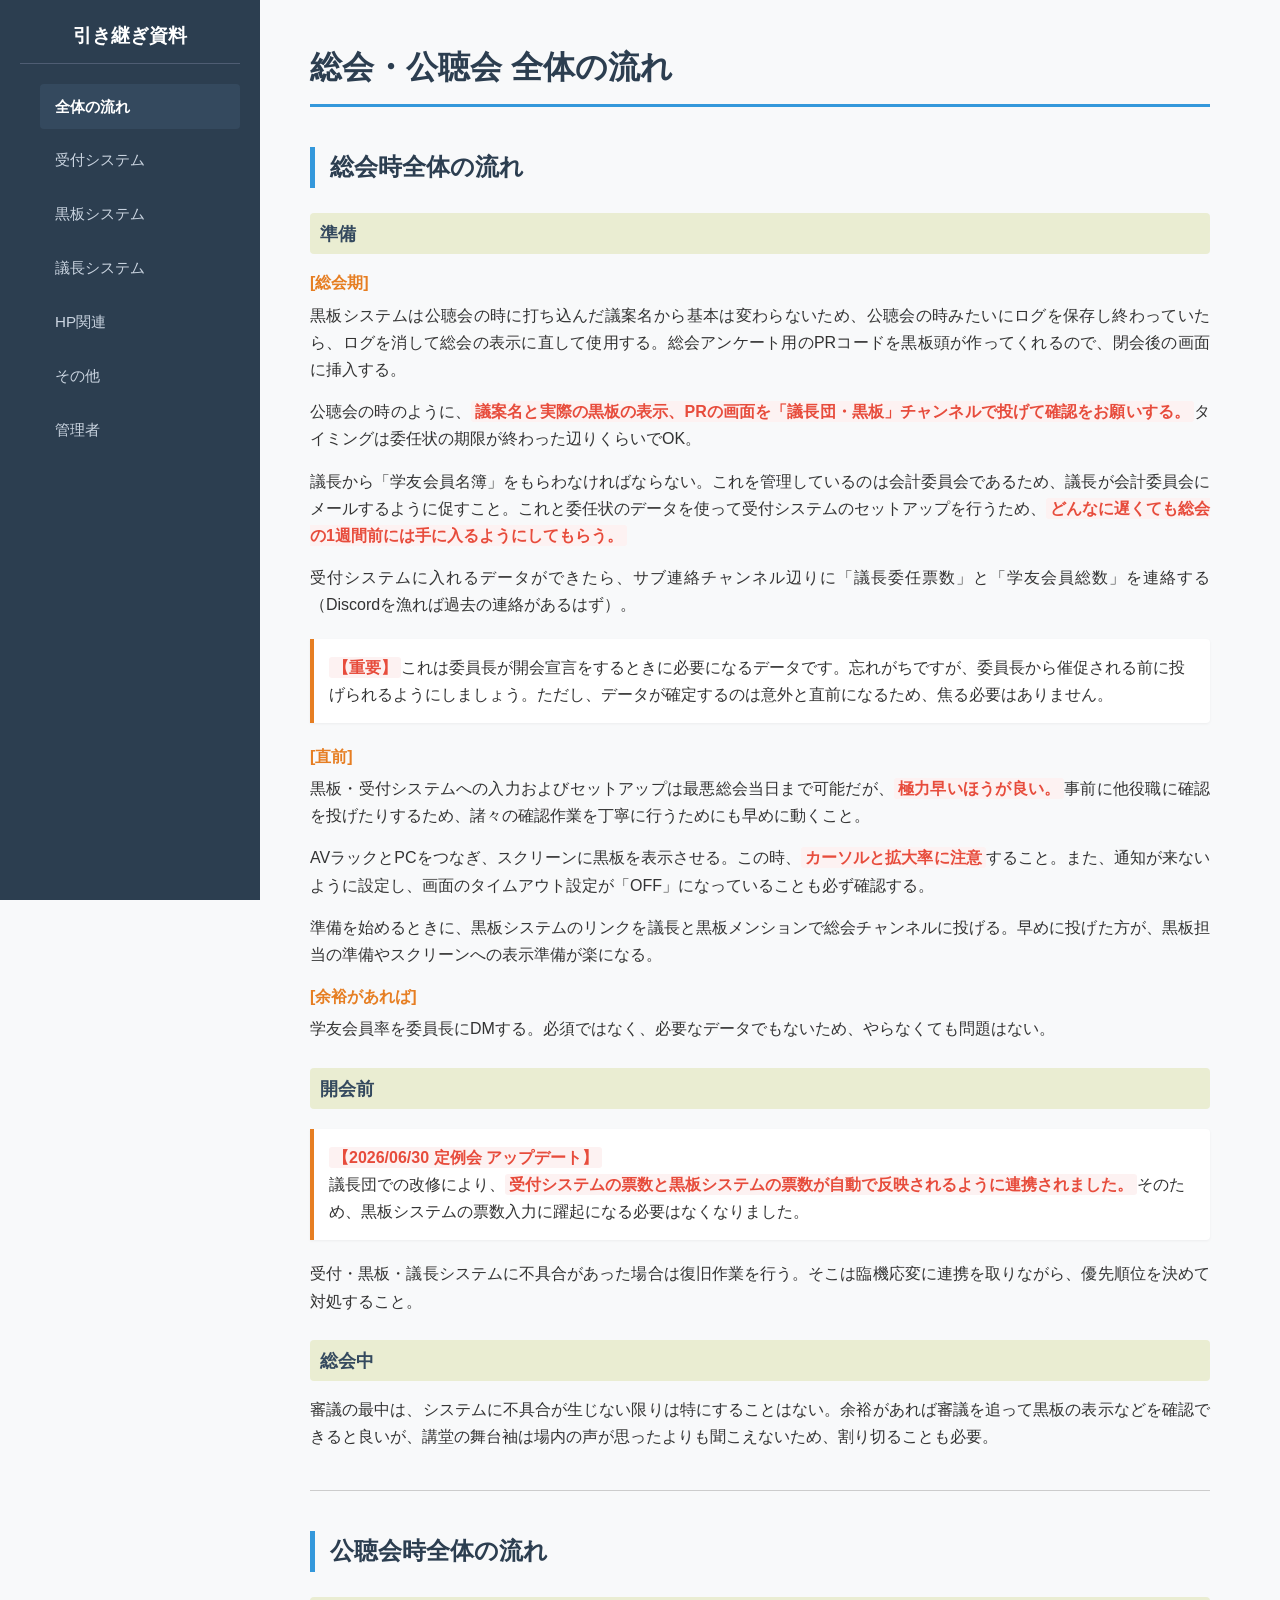
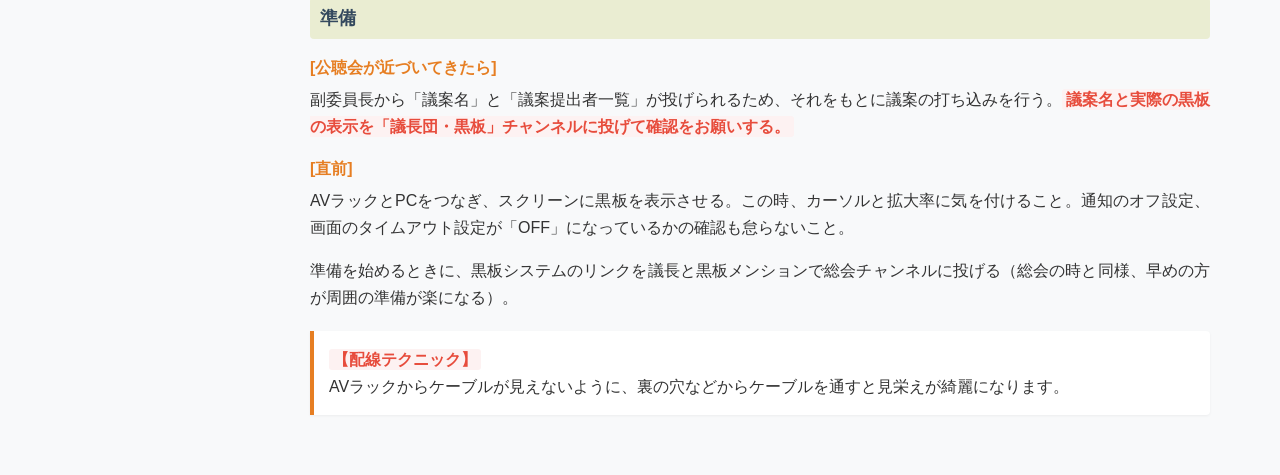
<file: index.html>
<!DOCTYPE html>
<html lang="ja">
<head>
    <meta charset="UTF-8">
    <meta name="viewport" content="width=device-width, initial-scale=1.0">
    <title>引き継ぎ書くことメモ - 全体の流れ</title>
    <link rel="stylesheet" href="style.css">
</head>
<body>

    <nav>
        <h1>引き継ぎ資料</h1>
        <ul>
            <li><a href="index.html" class="active">全体の流れ</a></li>
            <li><a href="uketuke/index.html">受付システム</a></li>
            <li><a href="kokuban/index.html">黒板システム</a></li>
            <li><a href="gityou/index.html">議長システム</a></li>
            <li><a href="hp/index.html">HP関連</a></li>
            <li><a href="other/index.html">その他</a></li>
            <li><a href="administrator/index.html">管理者</a></li>
        </ul>
    </nav>

    <main>
        <h1 class="page-title">総会・公聴会 全体の流れ</h1>

        <section id="sokai">
            <h2>総会時全体の流れ</h2>
            
            <h3>準備</h3>
            <h4>[総会期]</h4>
            <p>黒板システムは公聴会の時に打ち込んだ議案名から基本は変わらないため、公聴会の時みたいにログを保存し終わっていたら、ログを消して総会の表示に直して使用する。総会アンケート用のPRコードを黒板頭が作ってくれるので、閉会後の画面に挿入する。</p>
            <p>公聴会の時のように、<strong>議案名と実際の黒板の表示、PRの画面を「議長団・黒板」チャンネルで投げて確認をお願いする。</strong>タイミングは委任状の期限が終わった辺りくらいでOK。</p>
            
            <p>議長から「学友会員名簿」をもらわなければならない。これを管理しているのは会計委員会であるため、議長が会計委員会にメールするように促すこと。これと委任状のデータを使って受付システムのセットアップを行うため、<strong>どんなに遅くても総会の1週間前には手に入るようにしてもらう。</strong></p>
            
            <p>受付システムに入れるデータができたら、サブ連絡チャンネル辺りに「議長委任票数」と「学友会員総数」を連絡する（Discordを漁れば過去の連絡があるはず）。</p>
            <div class="note-box">
                <strong>【重要】</strong>これは委員長が開会宣言をするときに必要になるデータです。忘れがちですが、委員長から催促される前に投げられるようにしましょう。ただし、データが確定するのは意外と直前になるため、焦る必要はありません。
            </div>

            <h4>[直前]</h4>
            <p>黒板・受付システムへの入力およびセットアップは最悪総会当日まで可能だが、<strong>極力早いほうが良い。</strong>事前に他役職に確認を投げたりするため、諸々の確認作業を丁寧に行うためにも早めに動くこと。</p>
            <p>AVラックとPCをつなぎ、スクリーンに黒板を表示させる。この時、<strong>カーソルと拡大率に注意</strong>すること。また、通知が来ないように設定し、画面のタイムアウト設定が「OFF」になっていることも必ず確認する。</p>
            <p>準備を始めるときに、黒板システムのリンクを議長と黒板メンションで総会チャンネルに投げる。早めに投げた方が、黒板担当の準備やスクリーンへの表示準備が楽になる。</p>

            <h4>[余裕があれば]</h4>
            <p>学友会員率を委員長にDMする。必須ではなく、必要なデータでもないため、やらなくても問題はない。</p>

            <h3>開会前</h3>
            <div class="note-box">
                <strong>【2026/06/30 定例会 アップデート】</strong><br>
                議長団での改修により、<strong>受付システムの票数と黒板システムの票数が自動で反映されるように連携されました。</strong>そのため、黒板システムの票数入力に躍起になる必要はなくなりました。
            </div>
            <p>受付・黒板・議長システムに不具合があった場合は復旧作業を行う。そこは臨機応変に連携を取りながら、優先順位を決めて対処すること。</p>

            <h3>総会中</h3>
            <p>審議の最中は、システムに不具合が生じない限りは特にすることはない。余裕があれば審議を追って黒板の表示などを確認できると良いが、講堂の舞台袖は場内の声が思ったよりも聞こえないため、割り切ることも必要。</p>
        </section>

        <hr style="margin: 40px 0; border: 0; border-top: 1px solid #ccc;">

        <section id="kotyokai">
            <h2>公聴会時全体の流れ</h2>
            
            <h3>準備</h3>
            <h4>[公聴会が近づいてきたら]</h4>
            <p>副委員長から「議案名」と「議案提出者一覧」が投げられるため、それをもとに議案の打ち込みを行う。<strong>議案名と実際の黒板の表示を「議長団・黒板」チャンネルに投げて確認をお願いする。</strong></p>

            <h4>[直前]</h4>
            <p>AVラックとPCをつなぎ、スクリーンに黒板を表示させる。この時、カーソルと拡大率に気を付けること。通知のオフ設定、画面のタイムアウト設定が「OFF」になっているかの確認も怠らないこと。</p>
            <p>準備を始めるときに、黒板システムのリンクを議長と黒板メンションで総会チャンネルに投げる（総会の時と同様、早めの方が周囲の準備が楽になる）。</p>
            
            <div class="note-box">
                <strong>【配線テクニック】</strong><br>
                AVラックからケーブルが見えないように、裏の穴などからケーブルを通すと見栄えが綺麗になります。
            </div>
        </section>
    </main>

</body>
</html>
</file>
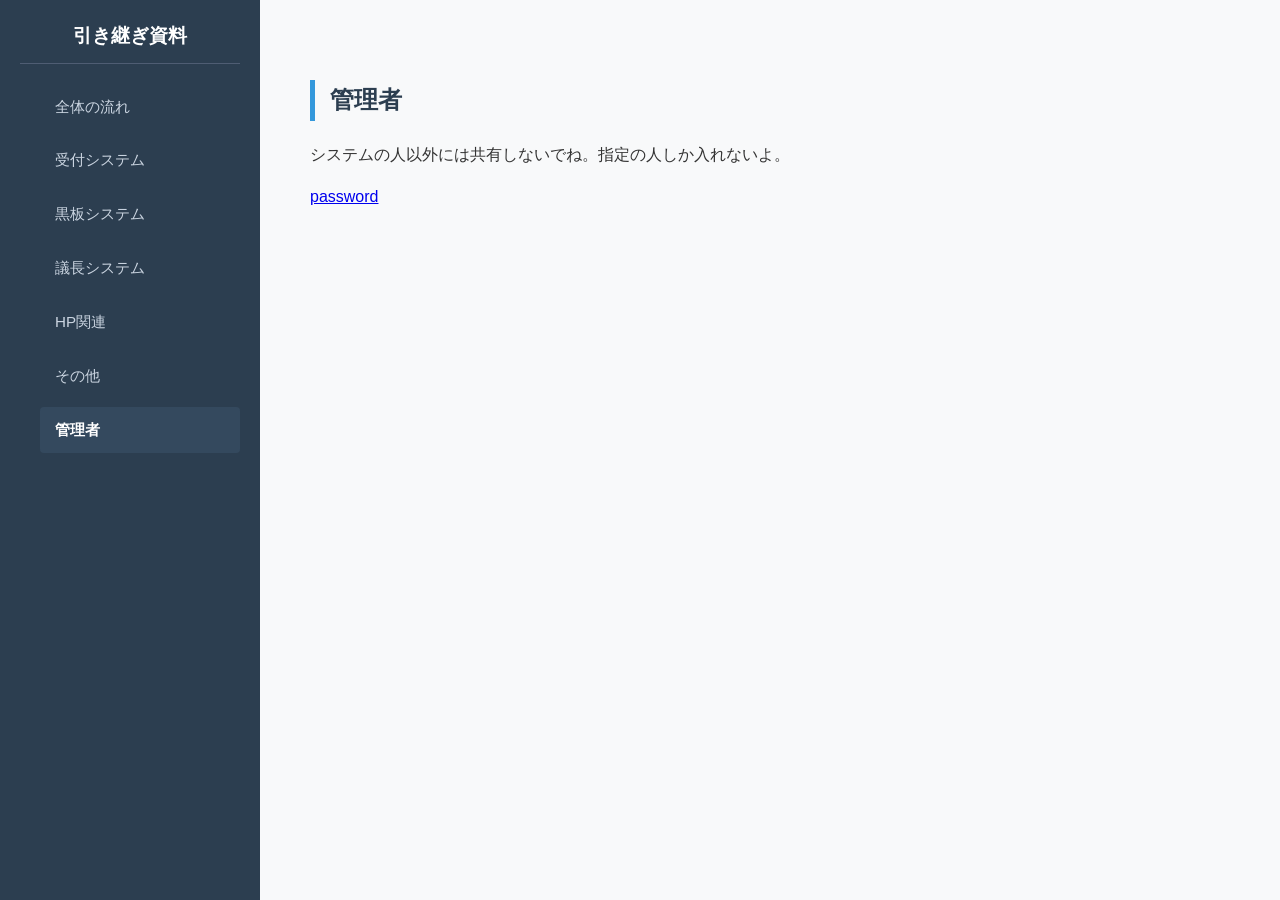
<file: administrator/index.html>
<!DOCTYPE html>
<html lang="ja">
<head>
    <meta charset="UTF-8">
    <meta name="viewport" content="width=device-width, initial-scale=1.0">
    <title>引き継ぎ - 議長システム</title>
    <link rel="stylesheet" href="../style.css">
</head>
<body>
    <nav>
        <h1>引き継ぎ資料</h1>
        <ul>
            <li><a href="../index.html">全体の流れ</a></li>
            <li><a href="../uketuke/index.html">受付システム</a></li>
            <li><a href="../kokuban/index.html">黒板システム</a></li>
            <li><a href="index.html">議長システム</a></li>
            <li><a href="../hp/index.html">HP関連</a></li>
            <li><a href="../other/index.html">その他</a></li>
            <li><a href="../administrator/index.html" class="active">管理者</a></li>
        </ul>
    </nav>
    <main>
        <h2>管理者</h2>
        <p>システムの人以外には共有しないでね。指定の人しか入れないよ。</p>
        <p><a href="https://docs.google.com/document/d/1yrpder2I4E6SFgz_Na6spNwVHkL9DIdxgahj-xH28d0/edit?tab=t.0">password</a></p>
    </main>
</body>
</html>
</file>
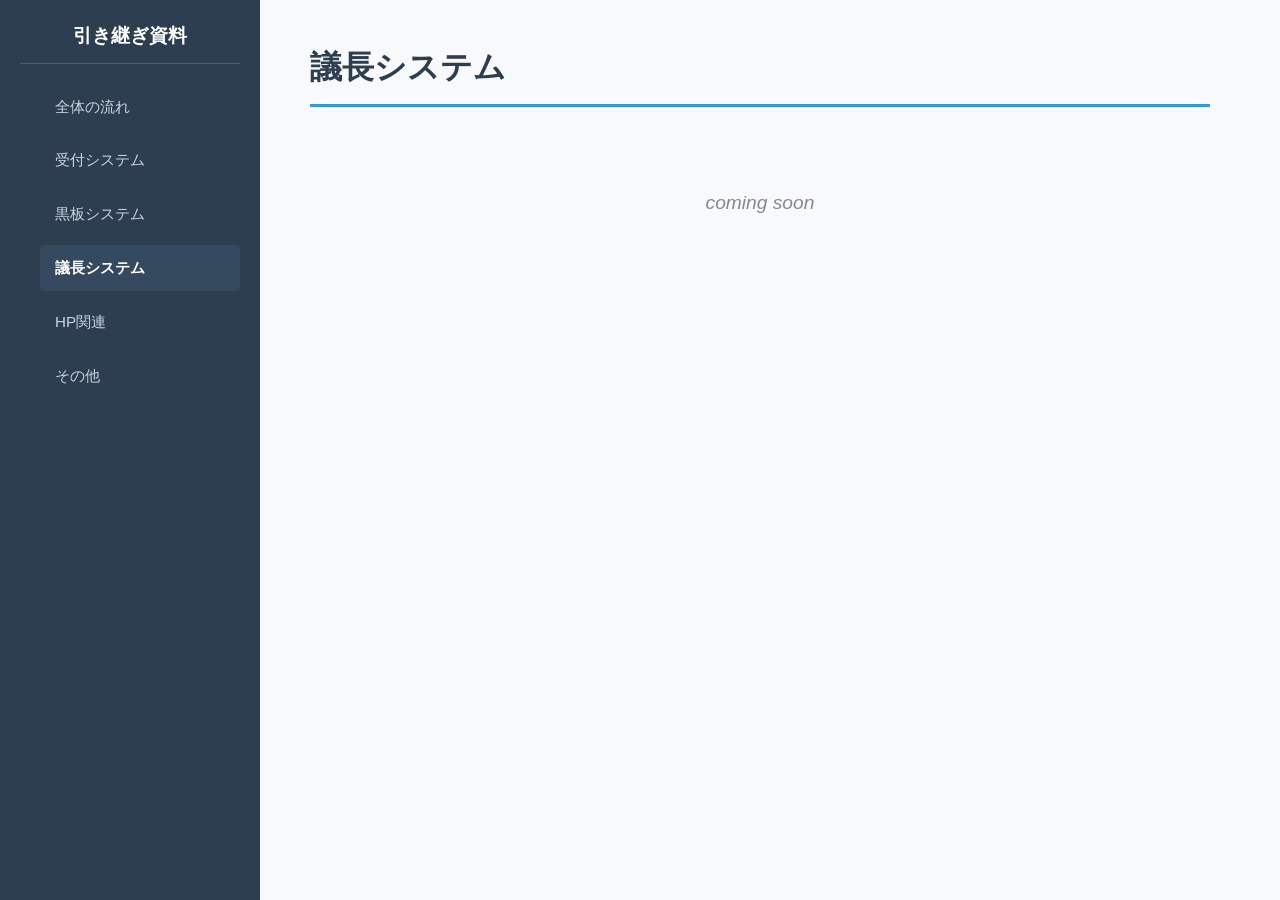
<file: gityou/index.html>
<!DOCTYPE html>
<html lang="ja">
<head>
    <meta charset="UTF-8">
    <meta name="viewport" content="width=device-width, initial-scale=1.0">
    <title>引き継ぎ - 議長システム</title>
    <link rel="stylesheet" href="../style.css">
</head>
<body>
    <nav>
        <h1>引き継ぎ資料</h1>
        <ul>
            <li><a href="../index.html">全体の流れ</a></li>
            <li><a href="../uketuke/index.html">受付システム</a></li>
            <li><a href="../kokuban/index.html">黒板システム</a></li>
            <li><a href="index.html" class="active">議長システム</a></li>
            <li><a href="../hp/index.html">HP関連</a></li>
            <li><a href="../other/index.html">その他</a></li>
        </ul>
    </nav>
    <main>
        <h1 class="page-title">議長システム</h1>
        <div class="coming-soon">coming soon</div>
    </main>
</body>
</html>
</file>
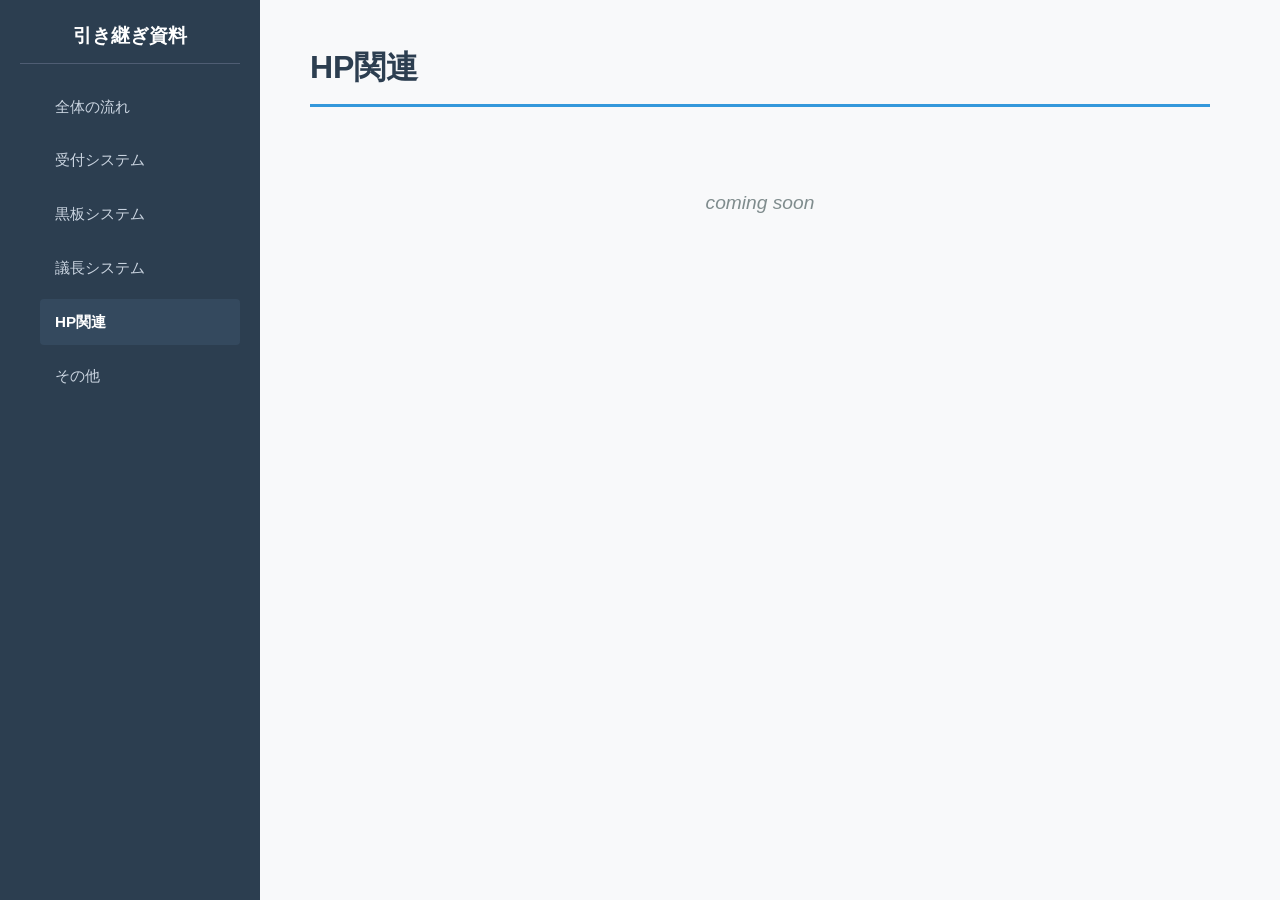
<file: hp/index.html>
<!DOCTYPE html>
<html lang="ja">
<head>
    <meta charset="UTF-8">
    <meta name="viewport" content="width=device-width, initial-scale=1.0">
    <title>引き継ぎ - HP関連</title>
    <link rel="stylesheet" href="../style.css">
</head>
<body>
    <nav>
        <h1>引き継ぎ資料</h1>
        <ul>
            <li><a href="../index.html">全体の流れ</a></li>
            <li><a href="../uketuke/index.html">受付システム</a></li>
            <li><a href="../kokuban/index.html">黒板システム</a></li>
            <li><a href="../gityou/index.html">議長システム</a></li>
            <li><a href="index.html" class="active">HP関連</a></li>
            <li><a href="../other/index.html">その他</a></li>
        </ul>
    </nav>
    <main>
        <h1 class="page-title">HP関連</h1>
        <div class="coming-soon">coming soon</div>
    </main>
</body>
</html>
</file>
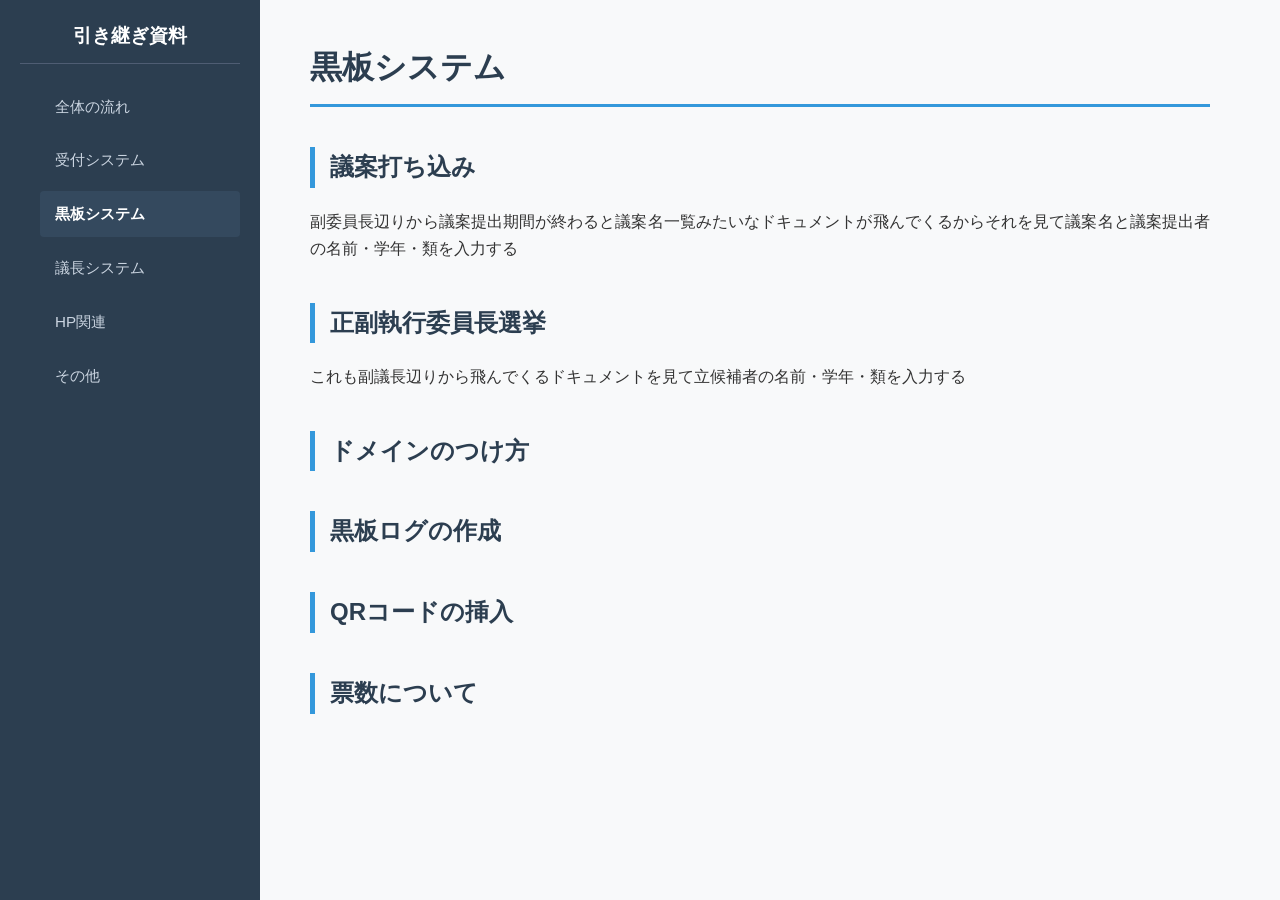
<file: kokuban/index.html>
<!DOCTYPE html>
<html lang="ja">
<head>
    <meta charset="UTF-8">
    <meta name="viewport" content="width=device-width, initial-scale=1.0">
    <title>引き継ぎ - 黒板システム</title>
    <link rel="stylesheet" href="../style.css">
</head>
<body>
<nav>
        <h1>引き継ぎ資料</h1>
        <ul>
            <li><a href="../index.html">全体の流れ</a></li>
            <li><a href="../uketuke/index.html">受付システム</a></li>
            <li><a href="../kokuban/index.html" class="active">黒板システム</a></li>
            <li><a href="../gityou/index.html">議長システム</a></li>
            <li><a href="../hp/index.html">HP関連</a></li>
            <li><a href="../other/index.html">その他</a></li>
        </ul>
    </nav>
    <main>
            <h1 class="page-title">黒板システム</h1>
            <h2>議案打ち込み</h2>
            <p>副委員長辺りから議案提出期間が終わると議案名一覧みたいなドキュメントが飛んでくるからそれを見て議案名と議案提出者の名前・学年・類を入力する</p>
            <h2>正副執行委員長選挙</h2>
            <p>これも副議長辺りから飛んでくるドキュメントを見て立候補者の名前・学年・類を入力する</p>
            <h2>ドメインのつけ方</h2>
            <p></p>
            <h2>黒板ログの作成</h2>
            <h2>QRコードの挿入</h2>
            <h2>票数について</h2>
    </main>
</body>
</html>
</file>
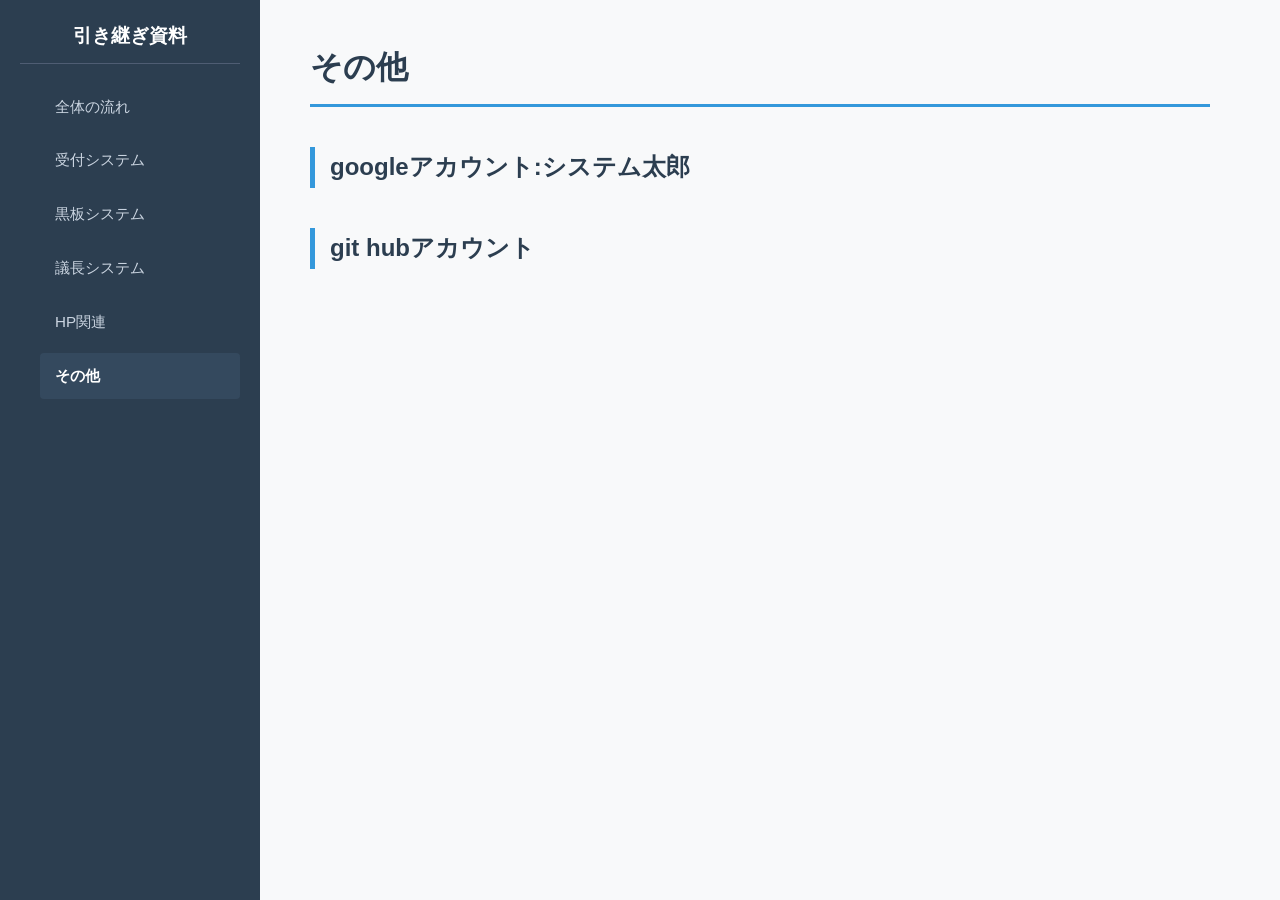
<file: other/index.html>
<!DOCTYPE html>
<html lang="ja">
<head>
    <meta charset="UTF-8">
    <meta name="viewport" content="width=device-width, initial-scale=1.0">
    <title>引き継ぎ - その他</title>
    <link rel="stylesheet" href="../style.css">
</head>
<body>
    <nav>
        <h1>引き継ぎ資料</h1>
        <ul>
            <li><a href="../index.html">全体の流れ</a></li>
            <li><a href="../uketuke/index.html">受付システム</a></li>
            <li><a href="../kokuban/index.html">黒板システム</a></li>
            <li><a href="../gityou/index.html">議長システム</a></li>
            <li><a href="../hp/index.html">HP関連</a></li>
            <li><a href="index.html" class="active">その他</a></li>
        </ul>
    </nav>
    <main>
        <h1 class="page-title">その他</h1>
        <h2>googleアカウント:システム太郎</h2>
        <h2>git hubアカウント</h2>
    </main>
</body>
</html>
</file>
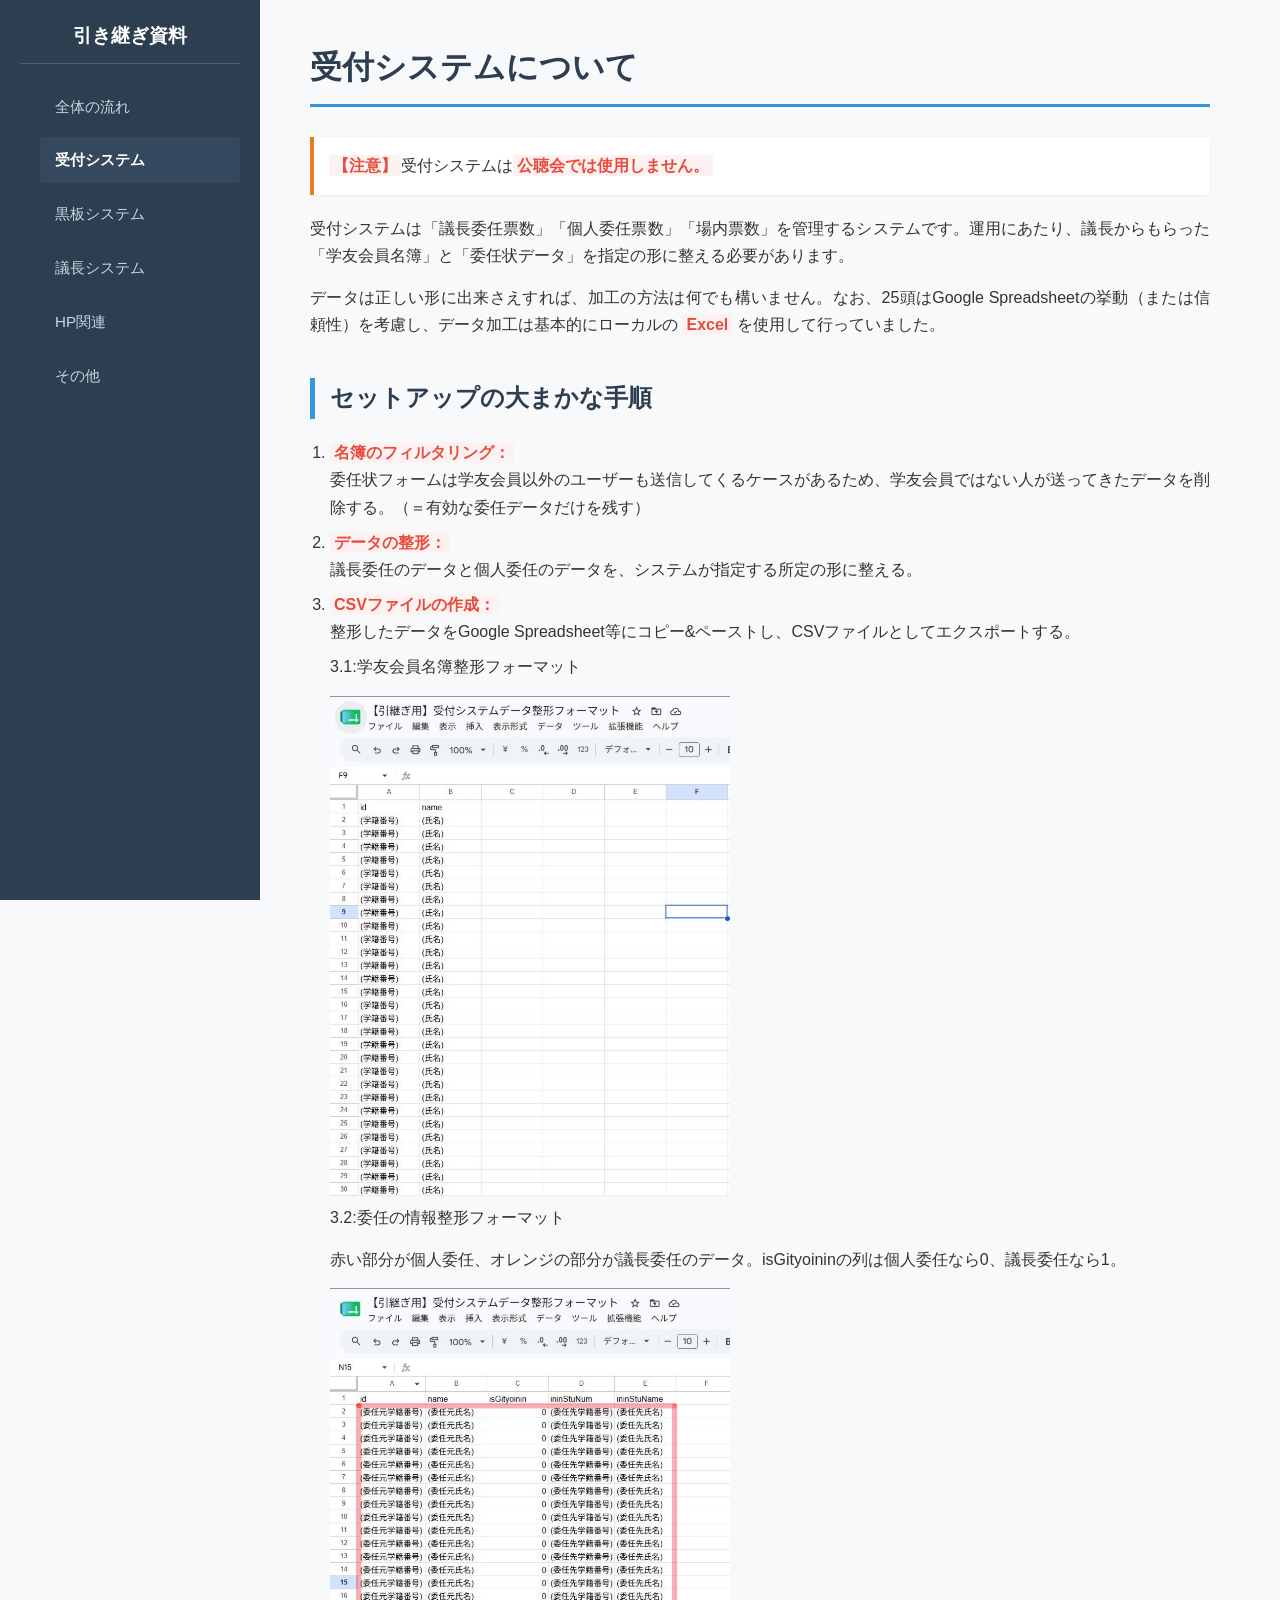
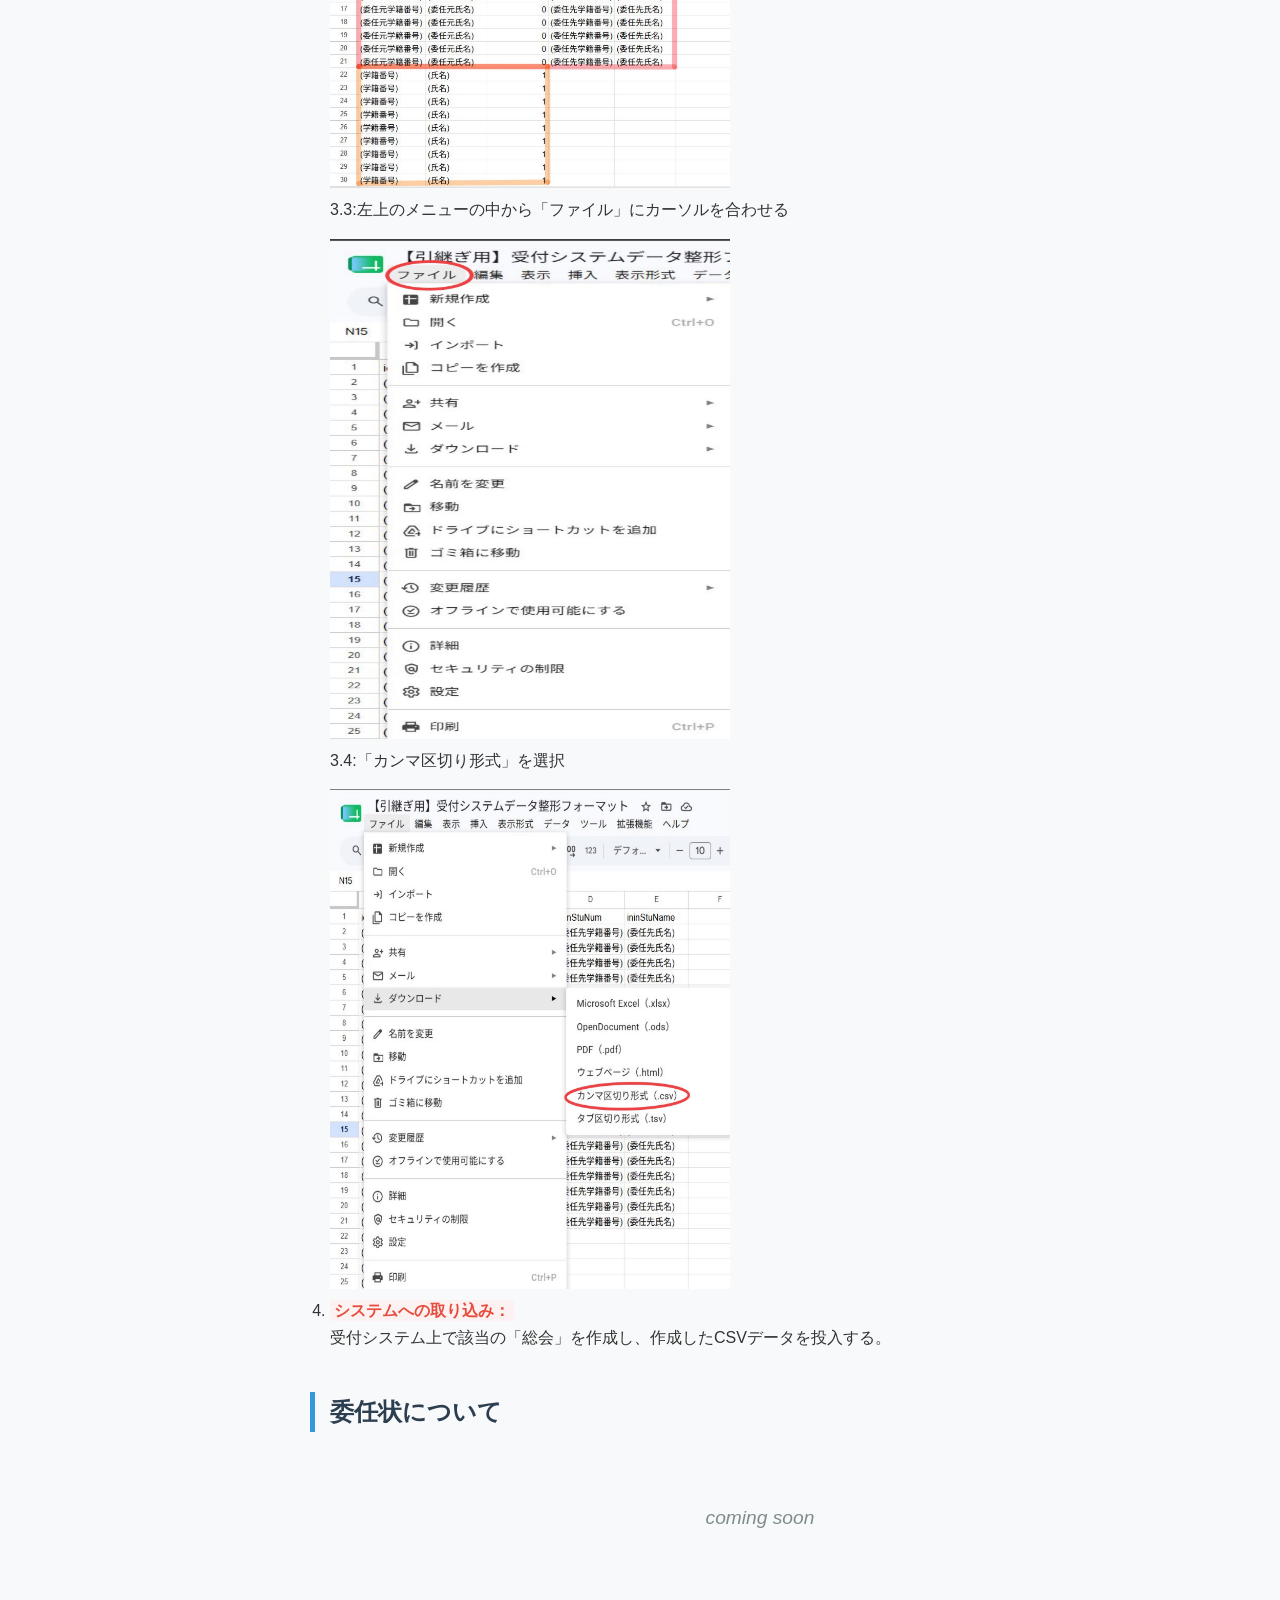
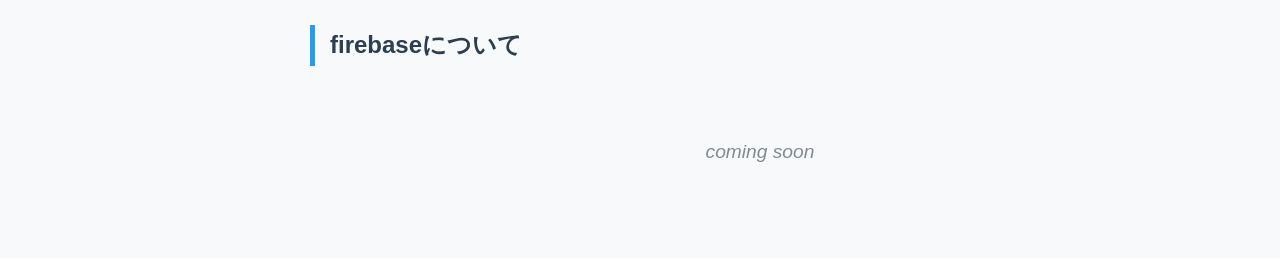
<file: uketuke/index.html>
<!DOCTYPE html>
<html lang="ja">
<head>
    <meta charset="UTF-8">
    <meta name="viewport" content="width=device-width, initial-scale=1.0">
    <title>引き継ぎ書くことメモ - 受付システム</title>
    <link rel="stylesheet" href="../style.css">
</head>
<body>

    <nav>
        <h1>引き継ぎ資料</h1>
        <ul>
            <li><a href="../index.html">全体の流れ</a></li>
            <li><a href="index.html" class="active">受付システム</a></li>
            <li><a href="../kokuban/index.html">黒板システム</a></li>
            <li><a href="../gityou/index.html">議長システム</a></li>
            <li><a href="../hp/index.html">HP関連</a></li>
            <li><a href="../other/index.html">その他</a></li>
        </ul>
    </nav>

    <main>
        <h1 class="page-title">受付システムについて</h1>
        
        <div class="note-box">
            <strong>【注意】</strong>受付システムは<strong>公聴会では使用しません。</strong>
        </div>

        <p>受付システムは「議長委任票数」「個人委任票数」「場内票数」を管理するシステムです。運用にあたり、議長からもらった「学友会員名簿」と「委任状データ」を指定の形に整える必要があります。</p>
        
        <p>データは正しい形に出来さえすれば、加工の方法は何でも構いません。なお、25頭はGoogle Spreadsheetの挙動（または信頼性）を考慮し、データ加工は基本的にローカルの <strong>Excel</strong> を使用して行っていました。</p>

        <h2>セットアップの大まかな手順</h2>
        <ol>
            <li><strong>名簿のフィルタリング：</strong><br>委任状フォームは学友会員以外のユーザーも送信してくるケースがあるため、学友会員ではない人が送ってきたデータを削除する。（＝有効な委任データだけを残す）</li>
            <li><strong>データの整形：</strong><br>議長委任のデータと個人委任のデータを、システムが指定する所定の形に整える。</li>
            <li><strong>CSVファイルの作成：</strong><br>整形したデータをGoogle Spreadsheet等にコピー&ペーストし、CSVファイルとしてエクスポートする。</li>
            <p>3.1:学友会員名簿整形フォーマット</p>
            <img src="../images/uketuke_step3_meibo.jpg" alt="学友会員名簿フォーマット" width="400" height="500">
            <p>3.2:委任の情報整形フォーマット</p>
            <p>赤い部分が個人委任、オレンジの部分が議長委任のデータ。isGityoininの列は個人委任なら0、議長委任なら1。</p>
            <img src="../images/uketuke_step3_inin.jpg" alt="委任情報フォーマット" width="400" height="500">
            <p>3.3:左上のメニューの中から「ファイル」にカーソルを合わせる</p>
            <img src="../images/uketuke_step3_file.jpg" alt="「ファイル」を開く" width="400" height="500">
            <p>3.4:「カンマ区切り形式」を選択</p>
            <img src="../images/uketuke_step3_csv.jpg" alt="カンマ区切り形式を選択" width="400" height="500">
            <li><strong>システムへの取り込み：</strong><br>受付システム上で該当の「総会」を作成し、作成したCSVデータを投入する。</li>
        </ol>

        <h2 style="margin-top: 40px;">委任状について</h2>
        <div class="coming-soon">coming soon</div>

        <h2>firebaseについて</h2>
        <div class="coming-soon">coming soon</div>
    </main>

</body>
</html>
</file>
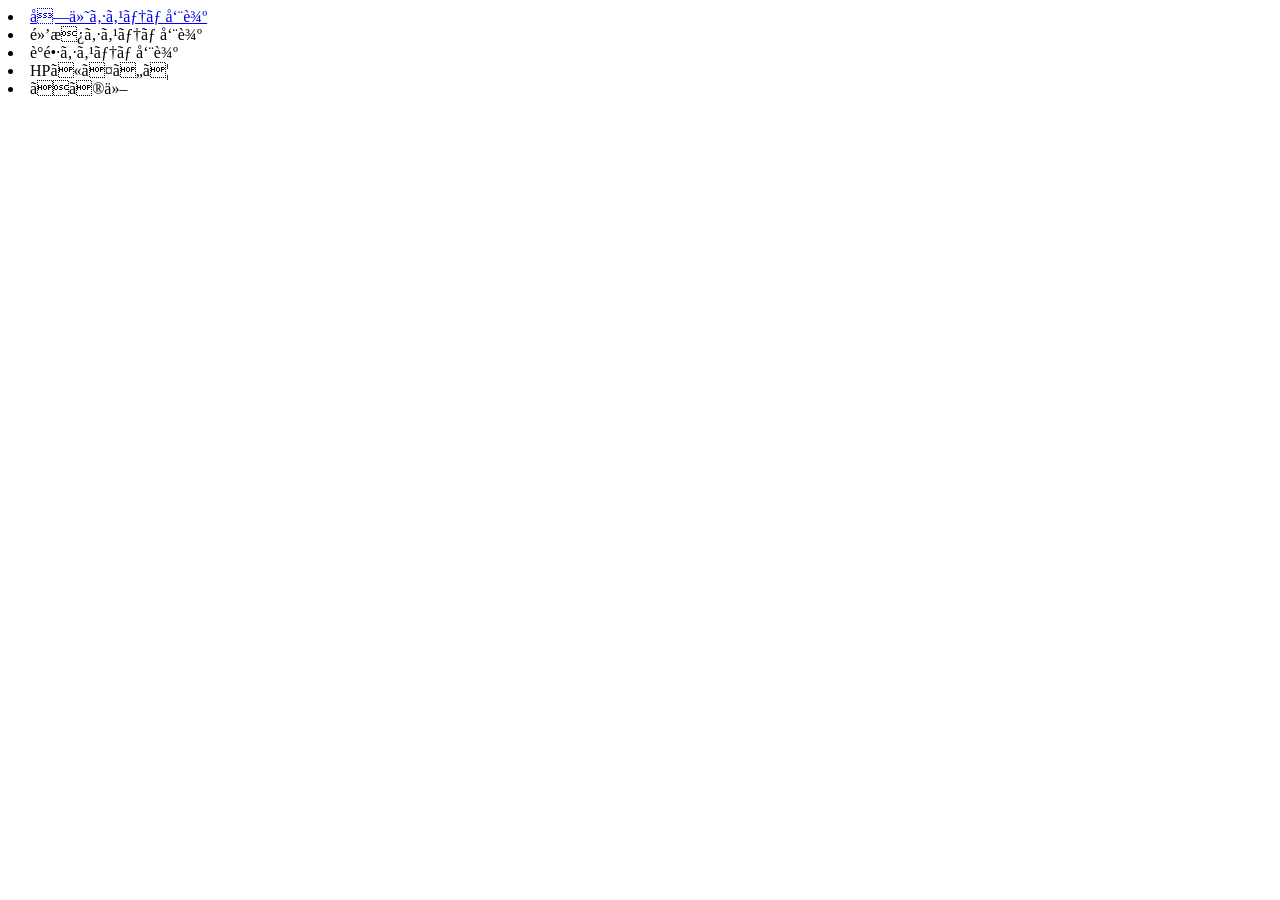
<file: top.html>
<!DOCTYPE html>
<html>
    <head>
        <title></title>
        <meta charset="UTF=8">
    </head>
    <body>
        <list>
            <li><a href="/uketuke/second.html">受付システム周辺</a></li>
            <li>黒板システム周辺</li>
            <li>議長システム周辺</li>
            <li>HPについて</li>
            <li>その他</li>
        </list>
    </body>
</file>
<file: style.css>
/* 全体のリセットと共通設定 */
* {
    box-sizing: border-box;
    margin: 0;
    padding: 0;
}

body {
    font-family: 'Helvetica Neue', Arial, 'Hiragino Kaku Gothic ProN', 'Hiragino Sans', Meiryo, sans-serif;
    line-height: 1.7;
    color: #333;
    background-color: #f8f9fa;
    display: flex;
}

/* ナビゲーション（左側固定） */
nav {
    width: 260px;
    height: 100vh;
    background-color: #2c3e50;
    color: #fff;
    position: fixed;
    top: 0;
    left: 0;
    padding: 20px;
    overflow-y: auto;
}

nav h1 {
    font-size: 1.2rem;
    margin-bottom: 20px;
    padding-bottom: 10px;
    border-bottom: 1px solid #4f5d73;
    text-align: center;
}

nav ul {
    list-style: none;
}

nav ul li {
    margin-bottom: 8px;
}

nav ul li a {
    color: #cbd5e1;
    text-decoration: none;
    display: block;
    padding: 10px 15px;
    border-radius: 4px;
    font-size: 0.95rem;
    transition: background 0.2s, color 0.2s;
}

nav ul li a:hover, nav ul li a.active {
    background-color: #34495e;
    color: #fff;
    font-weight: bold;
}

/* メインコンテンツ（右側） */
main {
    margin-left: 260px;
    padding: 40px 50px;
    width: calc(100% - 260px);
    max-width: 1000px;
}

h1.page-title {
    font-size: 2rem;
    margin-bottom: 30px;
    color: #2c3e50;
    border-bottom: 3px solid #3498db;
    padding-bottom: 10px;
}

h2 {
    font-size: 1.5rem;
    color: #2c3e50;
    margin-top: 40px;
    margin-bottom: 20px;
    border-left: 5px solid #3498db;
    padding-left: 15px;
}

h3 {
    font-size: 1.15rem;
    color: #34495e;
    margin-top: 25px;
    margin-bottom: 15px;
    background-color: #eaedd2; /* 薄い黄色/黄緑でアクセント */
    padding: 5px 10px;
    border-radius: 4px;
}

h4 {
    font-size: 1rem;
    color: #e67e22;
    margin-top: 15px;
    margin-bottom: 5px;
}

p {
    margin-bottom: 15px;
    text-align: justify;
}

/* リスト・手順の装飾 */
ul, ol {
    margin-left: 20px;
    margin-bottom: 20px;
}

li {
    margin-bottom: 8px;
}

/* 強調表現 */
strong {
    color: #e74c3c;
    background-color: #fdf2f2;
    padding: 2px 4px;
    border-radius: 3px;
}

/* 注意書き・メモ用のボックス */
.note-box {
    background-color: #fff;
    border-left: 4px solid #e67e22;
    padding: 15px;
    margin: 20px 0;
    border-radius: 0 4px 4px 0;
    box-shadow: 0 1px 3px rgba(0,0,0,0.05);
}

.coming-soon {
    font-style: italic;
    color: #7f8c8d;
    text-align: center;
    padding: 50px 0;
    font-size: 1.2rem;
}

/* レスポンシブ対応 */
@media (max-width: 768px) {
    body {
        flex-direction: column;
    }
    nav {
        width: 100%;
        height: auto;
        position: static;
    }
    main {
        margin-left: 0;
        width: 100%;
        padding: 20px;
    }
}
</file>
